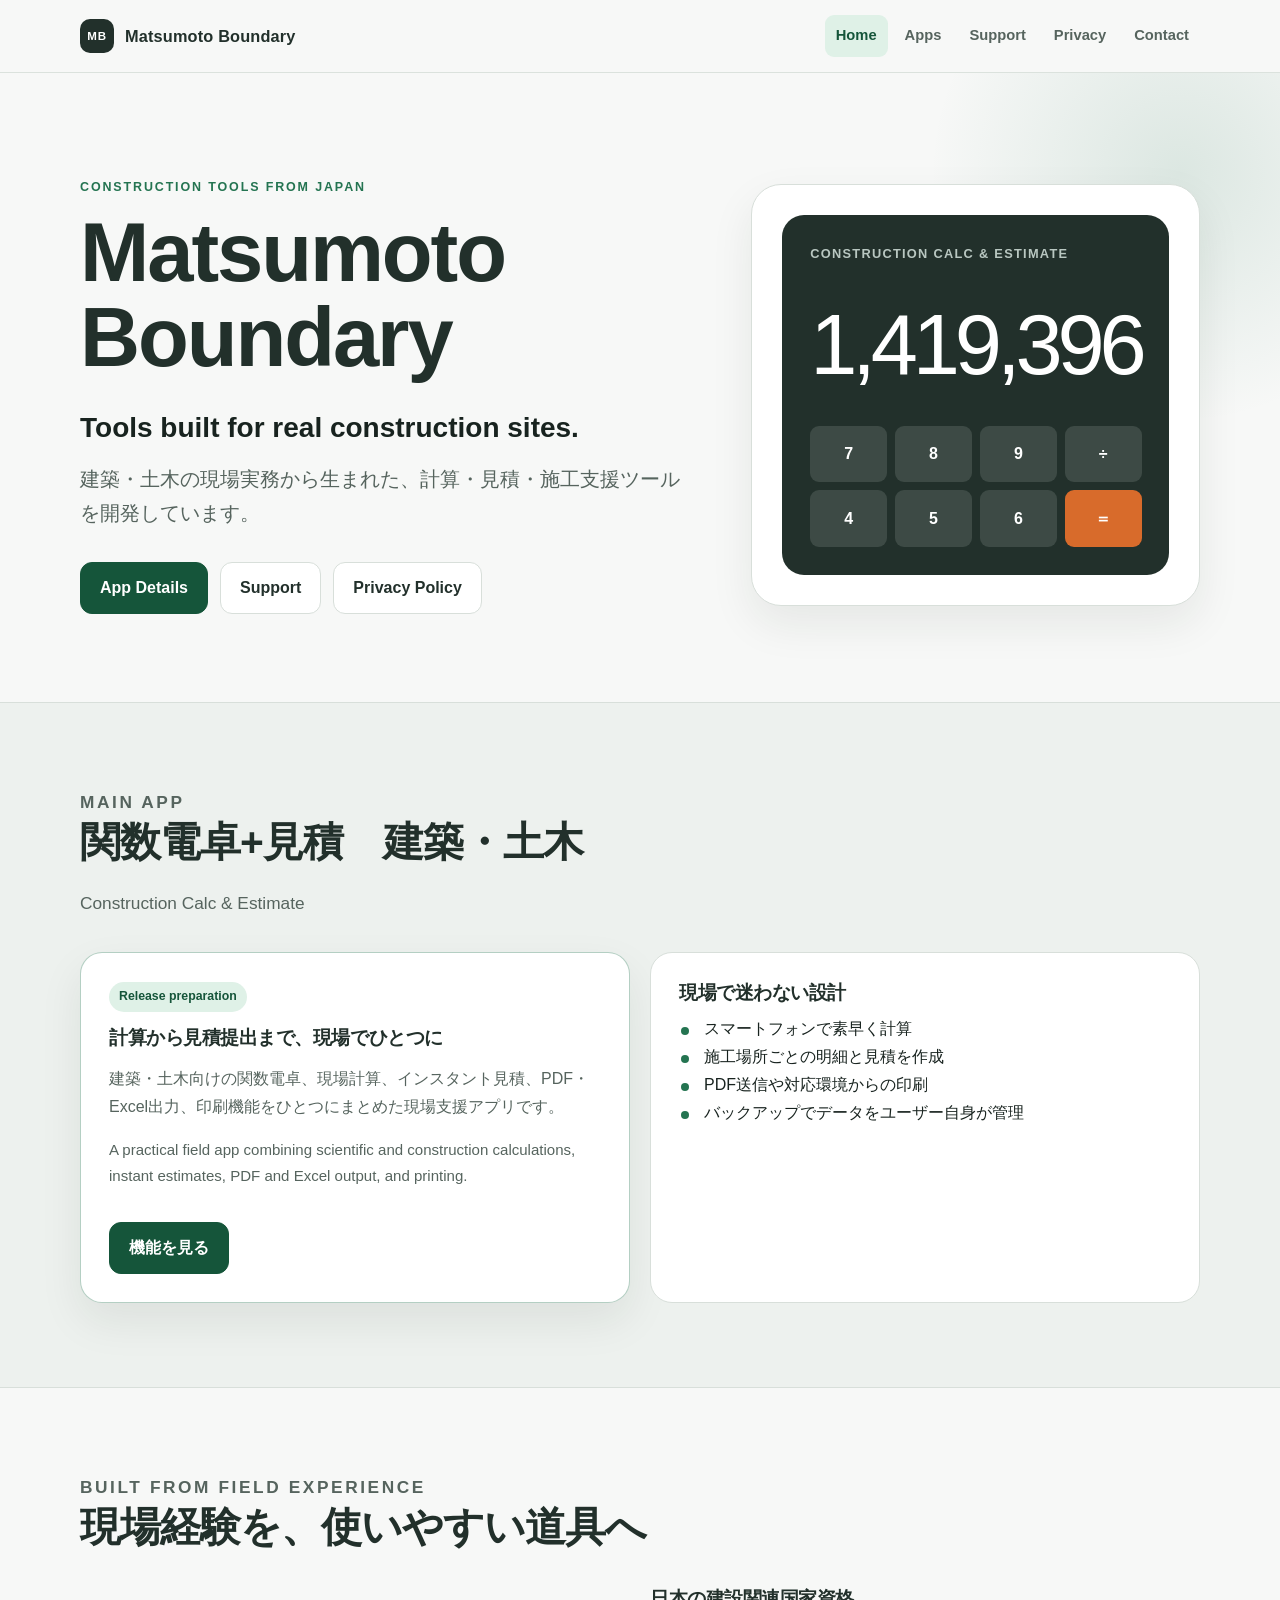
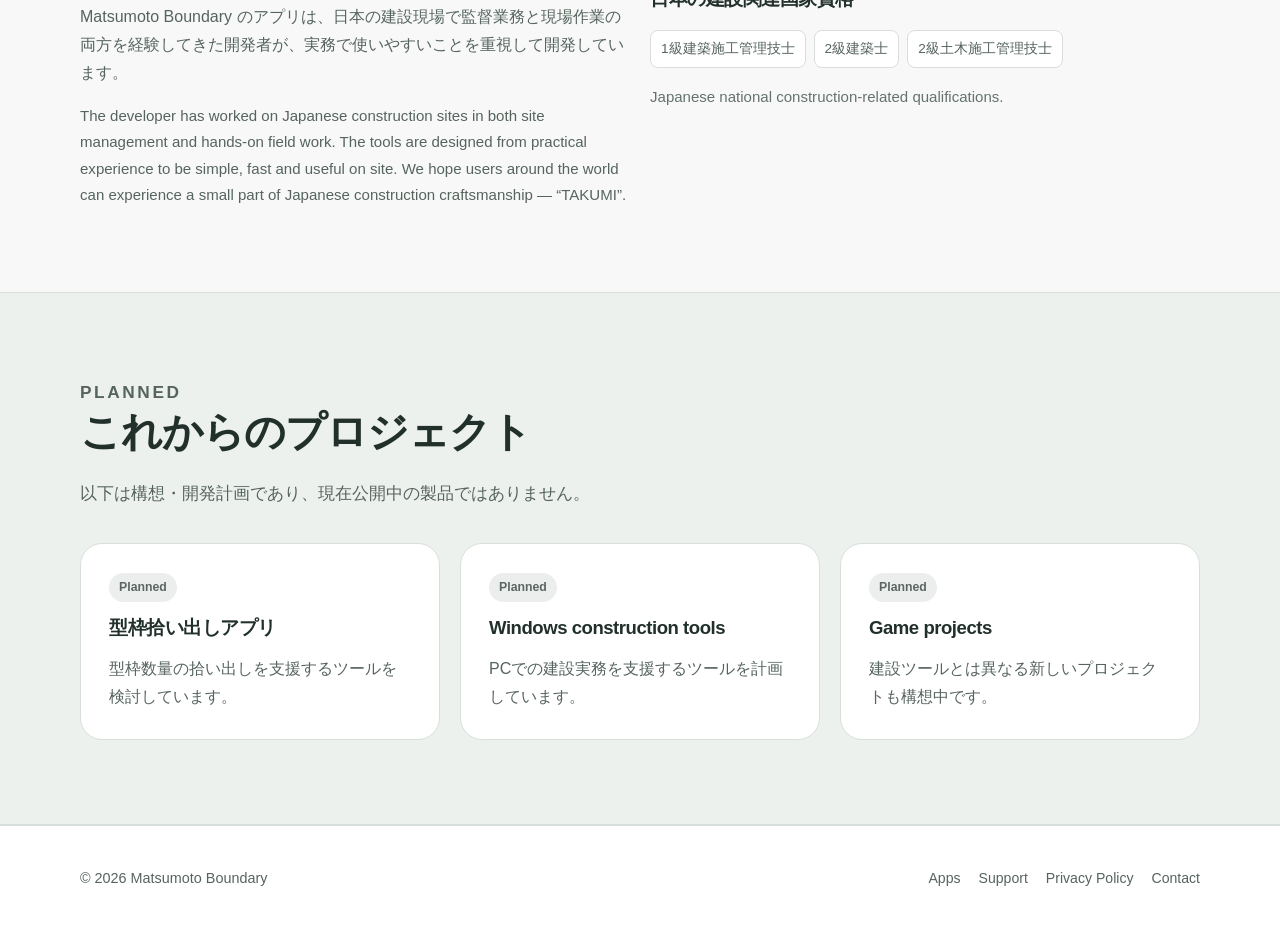
<file: index.html>
<!doctype html>
<html lang="ja">
  <head>
    <meta charset="UTF-8">
    <meta name="viewport" content="width=device-width, initial-scale=1">
    <meta name="description" content="Matsumoto Boundaryは、建築・土木の現場実務から生まれた計算・見積・施工支援ツールを開発しています。">
    <meta name="theme-color" content="#f7f8f7">
    <link rel="canonical" href="https://matsumotoboundary.com/">
    <link rel="stylesheet" href="/assets/css/site.css">
    <title>Matsumoto Boundary | Construction Tools &amp; Apps</title>
  </head>
  <body>
    <a class="skip-link" href="#main">本文へ移動</a>
    <header class="site-header">
      <div class="header-inner">
        <a class="brand" href="/" aria-label="Matsumoto Boundary Home"><span class="brand-mark" aria-hidden="true">MB</span><span>Matsumoto Boundary</span></a>
        <nav class="site-nav" aria-label="Primary navigation"><ul><li><a href="/" aria-current="page">Home</a></li><li><a href="/apps/">Apps</a></li><li><a href="/support/">Support</a></li><li><a href="/privacy/">Privacy</a></li><li><a href="/contact/">Contact</a></li></ul></nav>
      </div>
    </header>
    <main id="main">
      <section class="hero">
        <div class="container hero-grid">
          <div>
            <p class="eyebrow">Construction tools from Japan</p>
            <h1>Matsumoto<br>Boundary</h1>
            <p class="hero-copy"><span class="hero-tagline">Tools built for real construction sites.</span>建築・土木の現場実務から生まれた、計算・見積・施工支援ツールを開発しています。</p>
            <div class="button-row"><a class="button" href="/apps/">App Details</a><a class="button secondary" href="/support/">Support</a><a class="button secondary" href="/privacy/">Privacy Policy</a></div>
          </div>
          <div class="app-preview" aria-label="関数電卓をイメージしたグラフィック">
            <div class="preview-screen"><span class="preview-label">Construction Calc &amp; Estimate</span><div class="preview-expression">1,419,396</div><div class="preview-grid" aria-hidden="true"><span class="preview-key">7</span><span class="preview-key">8</span><span class="preview-key">9</span><span class="preview-key">÷</span><span class="preview-key">4</span><span class="preview-key">5</span><span class="preview-key">6</span><span class="preview-key accent">＝</span></div></div>
          </div>
        </div>
      </section>

      <section class="section muted">
        <div class="container">
          <div class="section-heading"><p class="eyebrow">Main app</p><h2>関数電卓+見積　建築・土木</h2><p>Construction Calc &amp; Estimate</p></div>
          <div class="grid-2">
            <article class="card featured"><span class="status">Release preparation</span><h3>計算から見積提出まで、現場でひとつに</h3><p>建築・土木向けの関数電卓、現場計算、インスタント見積、PDF・Excel出力、印刷機能をひとつにまとめた現場支援アプリです。</p><p class="lang-en">A practical field app combining scientific and construction calculations, instant estimates, PDF and Excel output, and printing.</p><div class="button-row"><a class="button" href="/apps/">機能を見る</a></div></article>
            <div class="card"><h3>現場で迷わない設計</h3><ul class="check-list"><li>スマートフォンで素早く計算</li><li>施工場所ごとの明細と見積を作成</li><li>PDF送信や対応環境からの印刷</li><li>バックアップでデータをユーザー自身が管理</li></ul></div>
          </div>
        </div>
      </section>

      <section class="section">
        <div class="container">
          <div class="section-heading"><p class="eyebrow">Built from field experience</p><h2>現場経験を、使いやすい道具へ</h2></div>
          <div class="grid-2">
            <div class="prose"><p>Matsumoto Boundary のアプリは、日本の建設現場で監督業務と現場作業の両方を経験してきた開発者が、実務で使いやすいことを重視して開発しています。</p><p class="lang-en">The developer has worked on Japanese construction sites in both site management and hands-on field work. The tools are designed from practical experience to be simple, fast and useful on site. We hope users around the world can experience a small part of Japanese construction craftsmanship — “TAKUMI”.</p></div>
            <div><h3>日本の建設関連国家資格</h3><ul class="credentials"><li>1級建築施工管理技士</li><li>2級建築士</li><li>2級土木施工管理技士</li></ul><p class="lang-en">Japanese national construction-related qualifications.</p></div>
          </div>
        </div>
      </section>

      <section class="section muted">
        <div class="container"><div class="section-heading"><p class="eyebrow">Planned</p><h2>これからのプロジェクト</h2><p>以下は構想・開発計画であり、現在公開中の製品ではありません。</p></div><div class="grid-3"><article class="card"><span class="status planned">Planned</span><h3>型枠拾い出しアプリ</h3><p>型枠数量の拾い出しを支援するツールを検討しています。</p></article><article class="card"><span class="status planned">Planned</span><h3>Windows construction tools</h3><p>PCでの建設実務を支援するツールを計画しています。</p></article><article class="card"><span class="status planned">Planned</span><h3>Game projects</h3><p>建設ツールとは異なる新しいプロジェクトも構想中です。</p></article></div></div>
      </section>
    </main>
    <footer class="site-footer"><div class="footer-inner"><p class="copyright">© 2026 Matsumoto Boundary</p><ul class="footer-links"><li><a href="/apps/">Apps</a></li><li><a href="/support/">Support</a></li><li><a href="/privacy/">Privacy Policy</a></li><li><a href="/contact/">Contact</a></li></ul></div></footer>
  </body>
</html>
</file>
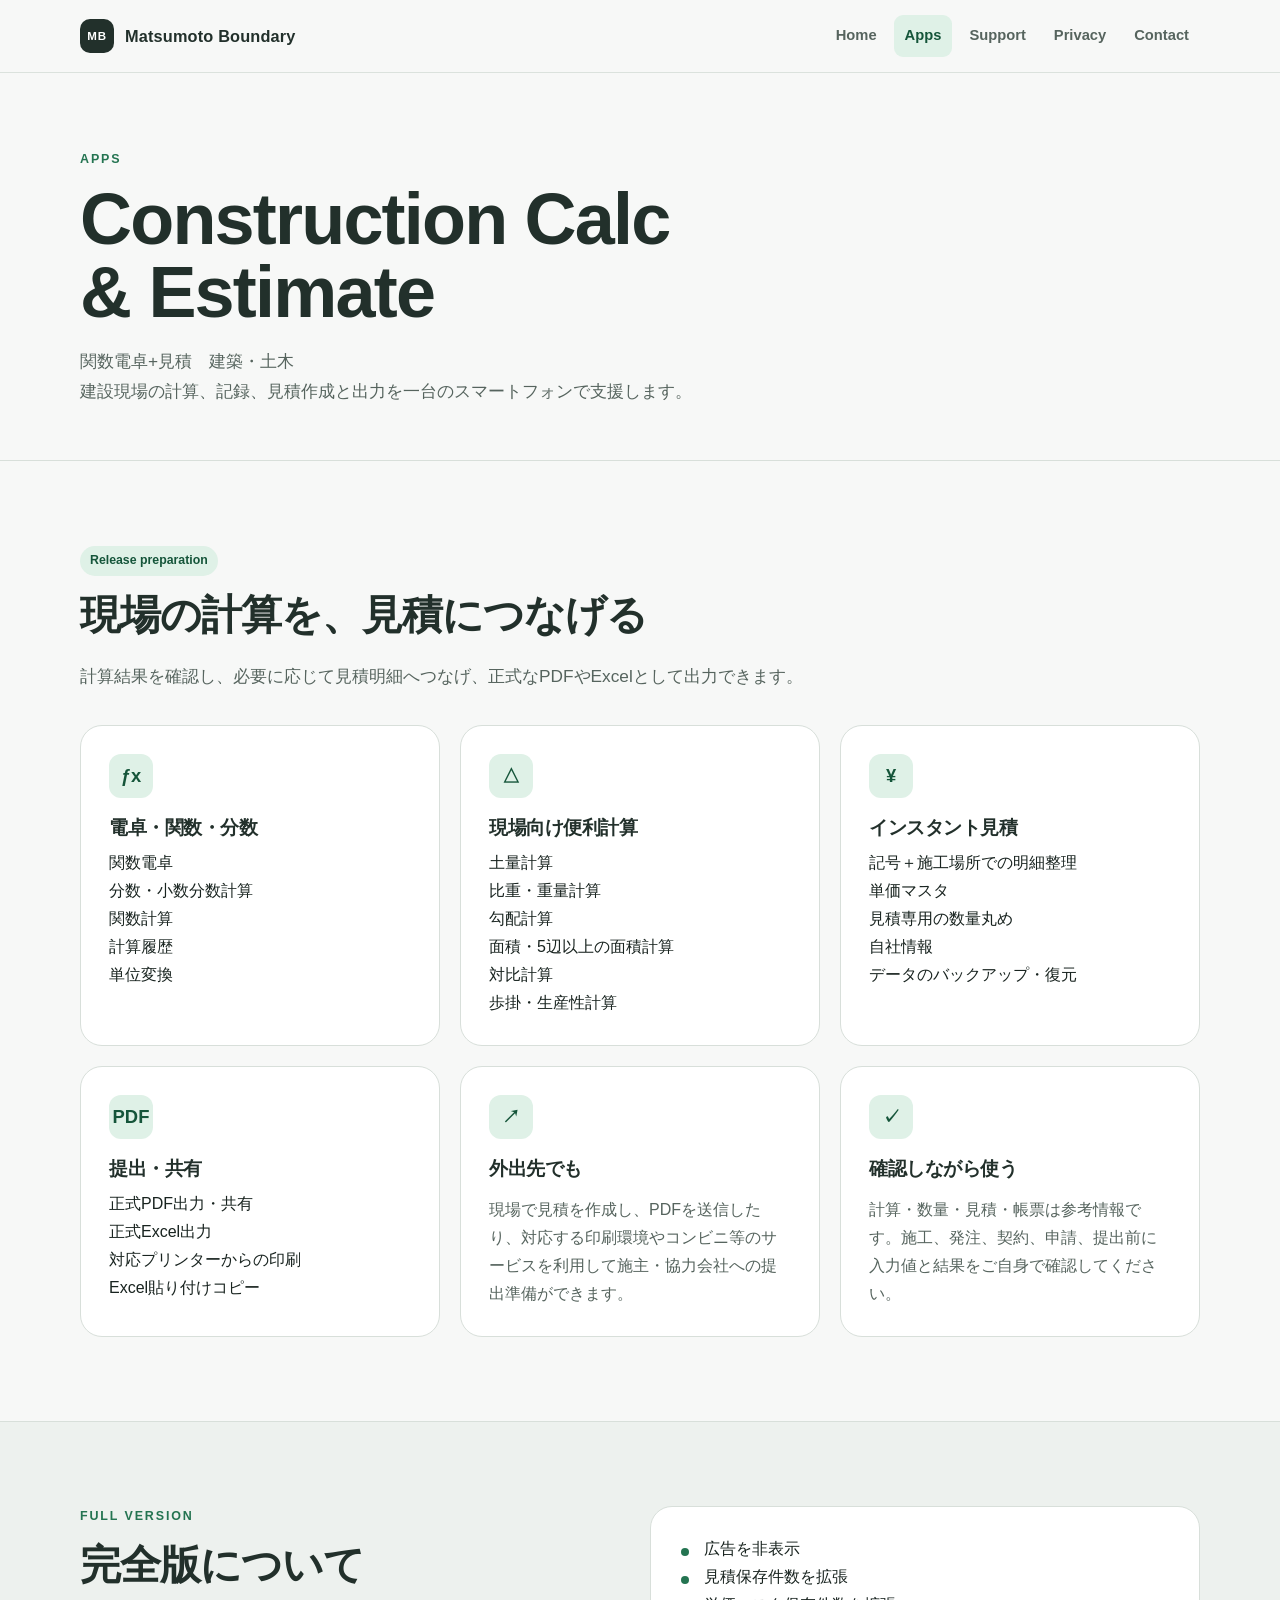
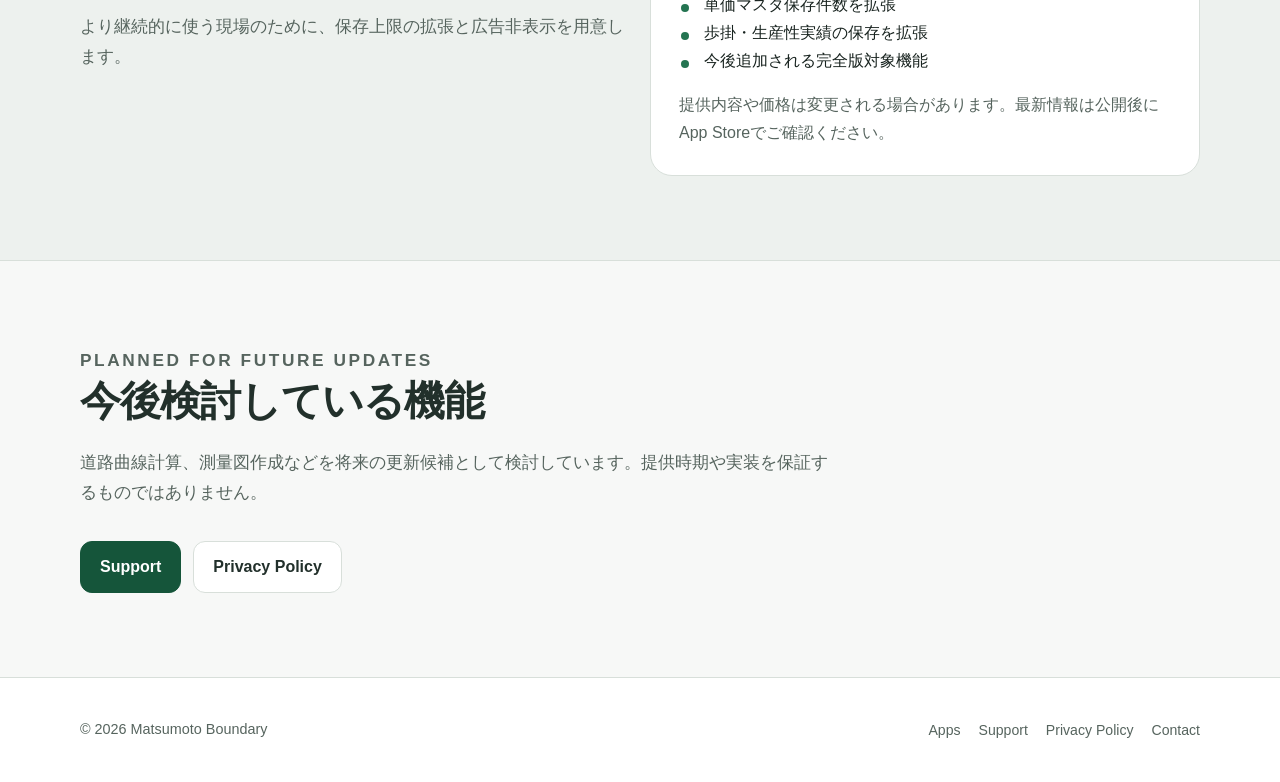
<file: apps/index.html>
<!doctype html>
<html lang="ja">
  <head>
    <meta charset="UTF-8">
    <meta name="viewport" content="width=device-width, initial-scale=1">
    <meta name="description" content="Matsumoto Boundaryが開発する建築・土木向けアプリ、関数電卓+見積の機能をご紹介します。">
    <meta name="theme-color" content="#f7f8f7">
    <link rel="canonical" href="https://matsumotoboundary.com/apps/">
    <link rel="stylesheet" href="/assets/css/site.css">
    <title>Apps | Matsumoto Boundary</title>
  </head>
  <body>
    <a class="skip-link" href="#main">本文へ移動</a>
    <header class="site-header"><div class="header-inner"><a class="brand" href="/" aria-label="Matsumoto Boundary Home"><span class="brand-mark" aria-hidden="true">MB</span><span>Matsumoto Boundary</span></a><nav class="site-nav" aria-label="Primary navigation"><ul><li><a href="/">Home</a></li><li><a href="/apps/" aria-current="page">Apps</a></li><li><a href="/support/">Support</a></li><li><a href="/privacy/">Privacy</a></li><li><a href="/contact/">Contact</a></li></ul></nav></div></header>
    <main id="main">
      <section class="page-hero"><div class="container"><p class="eyebrow">Apps</p><h1>Construction Calc<br>&amp; Estimate</h1><p class="lead">関数電卓+見積　建築・土木<br>建設現場の計算、記録、見積作成と出力を一台のスマートフォンで支援します。</p></div></section>
      <section class="section"><div class="container"><div class="section-heading"><span class="status">Release preparation</span><h2>現場の計算を、見積につなげる</h2><p>計算結果を確認し、必要に応じて見積明細へつなげ、正式なPDFやExcelとして出力できます。</p></div><div class="feature-grid"><article class="card"><span class="icon-tile" aria-hidden="true">ƒx</span><h3>電卓・関数・分数</h3><ul class="plain-list"><li>関数電卓</li><li>分数・小数分数計算</li><li>関数計算</li><li>計算履歴</li><li>単位変換</li></ul></article><article class="card"><span class="icon-tile" aria-hidden="true">△</span><h3>現場向け便利計算</h3><ul class="plain-list"><li>土量計算</li><li>比重・重量計算</li><li>勾配計算</li><li>面積・5辺以上の面積計算</li><li>対比計算</li><li>歩掛・生産性計算</li></ul></article><article class="card"><span class="icon-tile" aria-hidden="true">¥</span><h3>インスタント見積</h3><ul class="plain-list"><li>記号＋施工場所での明細整理</li><li>単価マスタ</li><li>見積専用の数量丸め</li><li>自社情報</li><li>データのバックアップ・復元</li></ul></article><article class="card"><span class="icon-tile" aria-hidden="true">PDF</span><h3>提出・共有</h3><ul class="plain-list"><li>正式PDF出力・共有</li><li>正式Excel出力</li><li>対応プリンターからの印刷</li><li>Excel貼り付けコピー</li></ul></article><article class="card"><span class="icon-tile" aria-hidden="true">↗</span><h3>外出先でも</h3><p>現場で見積を作成し、PDFを送信したり、対応する印刷環境やコンビニ等のサービスを利用して施主・協力会社への提出準備ができます。</p></article><article class="card"><span class="icon-tile" aria-hidden="true">✓</span><h3>確認しながら使う</h3><p>計算・数量・見積・帳票は参考情報です。施工、発注、契約、申請、提出前に入力値と結果をご自身で確認してください。</p></article></div></div></section>
      <section class="section muted"><div class="container"><div class="grid-2"><div><p class="eyebrow">Full version</p><h2>完全版について</h2><p class="lead">より継続的に使う現場のために、保存上限の拡張と広告非表示を用意します。</p></div><div class="card"><ul class="check-list"><li>広告を非表示</li><li>見積保存件数を拡張</li><li>単価マスタ保存件数を拡張</li><li>歩掛・生産性実績の保存を拡張</li><li>今後追加される完全版対象機能</li></ul><p>提供内容や価格は変更される場合があります。最新情報は公開後にApp Storeでご確認ください。</p></div></div></div></section>
      <section class="section"><div class="container"><div class="section-heading"><p class="eyebrow">Planned for future updates</p><h2>今後検討している機能</h2><p>道路曲線計算、測量図作成などを将来の更新候補として検討しています。提供時期や実装を保証するものではありません。</p></div><div class="button-row"><a class="button" href="/support/">Support</a><a class="button secondary" href="/privacy/">Privacy Policy</a></div></div></section>
    </main>
    <footer class="site-footer"><div class="footer-inner"><p class="copyright">© 2026 Matsumoto Boundary</p><ul class="footer-links"><li><a href="/apps/">Apps</a></li><li><a href="/support/">Support</a></li><li><a href="/privacy/">Privacy Policy</a></li><li><a href="/contact/">Contact</a></li></ul></div></footer>
  </body>
</html>
</file>
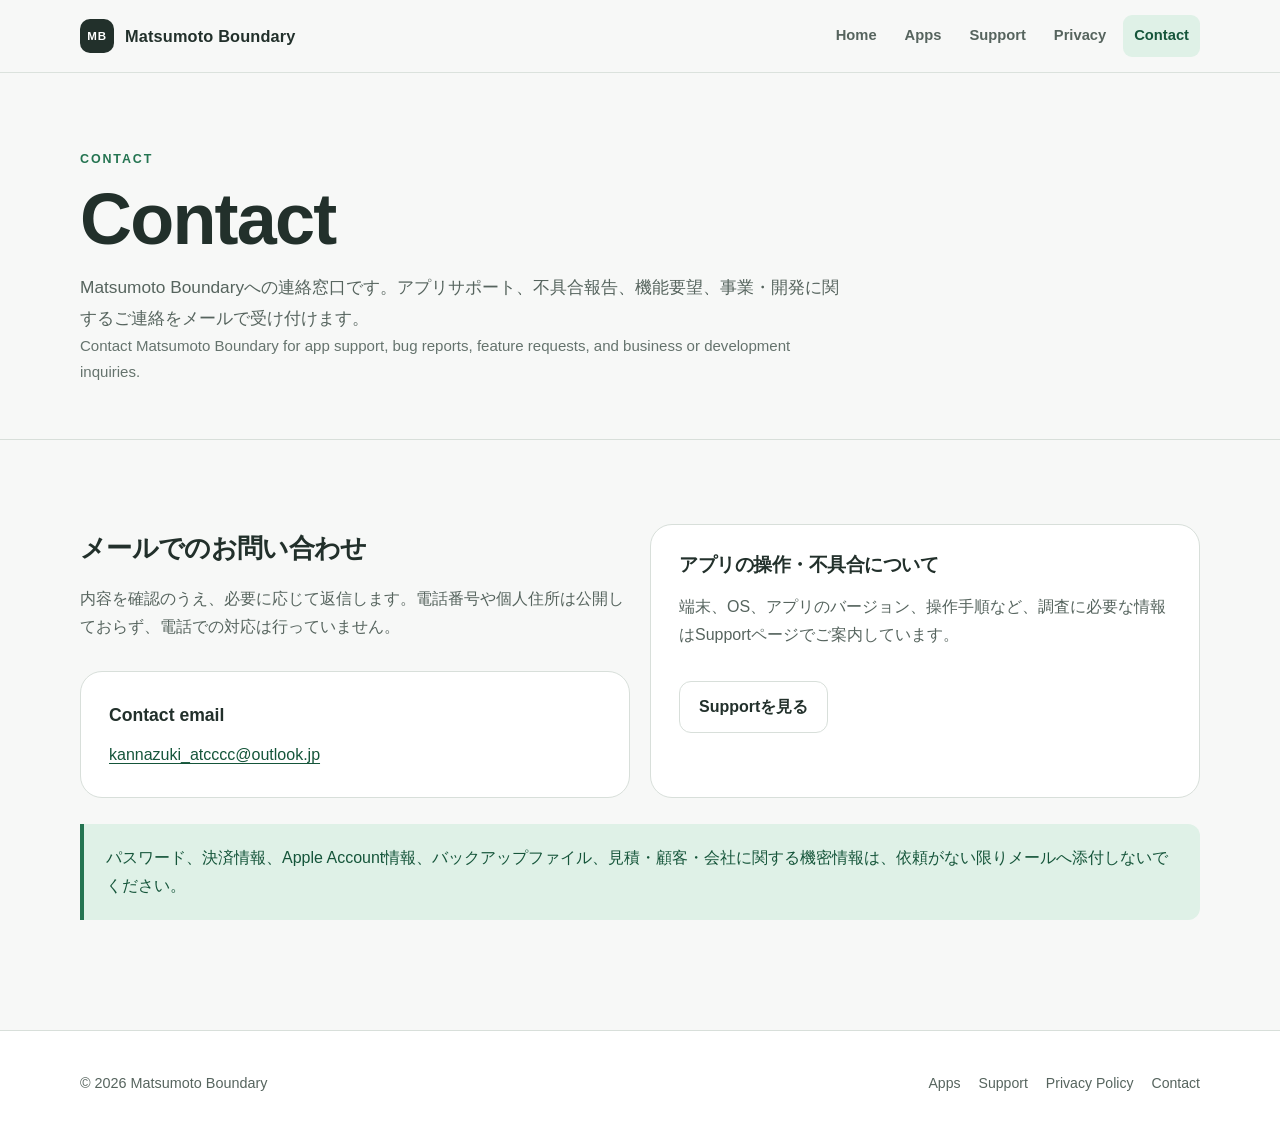
<file: contact/index.html>
<!doctype html>
<html lang="ja">
  <head>
    <meta charset="UTF-8">
    <meta name="viewport" content="width=device-width, initial-scale=1">
    <meta name="description" content="Matsumoto Boundaryへのアプリサポート、機能要望、事業・開発に関するお問い合わせ窓口です。">
    <meta name="theme-color" content="#f7f8f7">
    <link rel="canonical" href="https://matsumotoboundary.com/contact/">
    <link rel="stylesheet" href="/assets/css/site.css">
    <title>Contact | Matsumoto Boundary</title>
  </head>
  <body>
    <a class="skip-link" href="#main">本文へ移動</a>
    <header class="site-header"><div class="header-inner"><a class="brand" href="/" aria-label="Matsumoto Boundary Home"><span class="brand-mark" aria-hidden="true">MB</span><span>Matsumoto Boundary</span></a><nav class="site-nav" aria-label="Primary navigation"><ul><li><a href="/">Home</a></li><li><a href="/apps/">Apps</a></li><li><a href="/support/">Support</a></li><li><a href="/privacy/">Privacy</a></li><li><a href="/contact/" aria-current="page">Contact</a></li></ul></nav></div></header>
    <main id="main">
      <section class="page-hero"><div class="container"><p class="eyebrow">Contact</p><h1>Contact</h1><p class="lead">Matsumoto Boundaryへの連絡窓口です。アプリサポート、不具合報告、機能要望、事業・開発に関するご連絡をメールで受け付けます。</p><p class="lead lang-en">Contact Matsumoto Boundary for app support, bug reports, feature requests, and business or development inquiries.</p></div></section>
      <section class="section"><div class="container"><div class="grid-2"><div class="prose"><h2>メールでのお問い合わせ</h2><p>内容を確認のうえ、必要に応じて返信します。電話番号や個人住所は公開しておらず、電話での対応は行っていません。</p><div class="contact-panel"><strong>Contact email</strong><a href="mailto:kannazuki_atcccc@outlook.jp">kannazuki_atcccc@outlook.jp</a></div></div><aside class="card"><h3>アプリの操作・不具合について</h3><p>端末、OS、アプリのバージョン、操作手順など、調査に必要な情報はSupportページでご案内しています。</p><div class="button-row"><a class="button secondary" href="/support/">Supportを見る</a></div></aside></div><div class="note"><p>パスワード、決済情報、Apple Account情報、バックアップファイル、見積・顧客・会社に関する機密情報は、依頼がない限りメールへ添付しないでください。</p></div></div></section>
    </main>
    <footer class="site-footer"><div class="footer-inner"><p class="copyright">© 2026 Matsumoto Boundary</p><ul class="footer-links"><li><a href="/apps/">Apps</a></li><li><a href="/support/">Support</a></li><li><a href="/privacy/">Privacy Policy</a></li><li><a href="/contact/">Contact</a></li></ul></div></footer>
  </body>
</html>
</file>
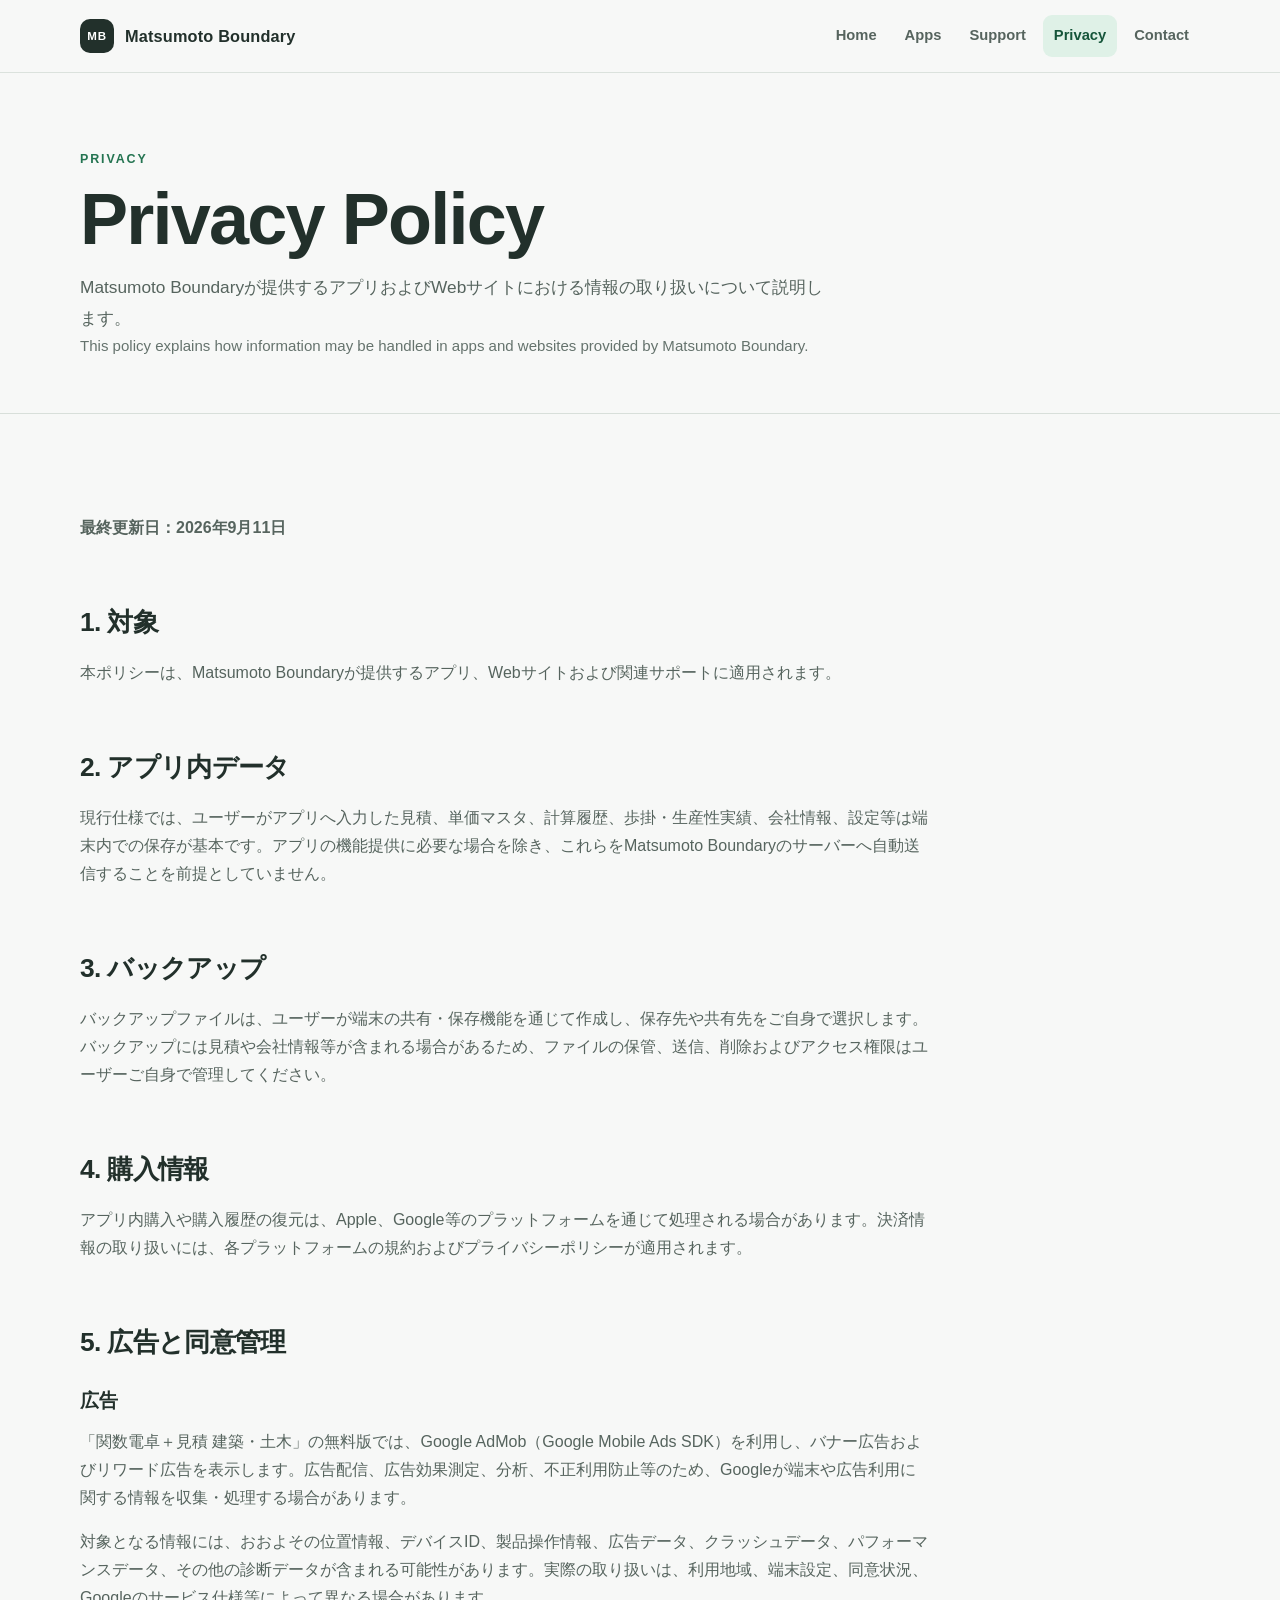
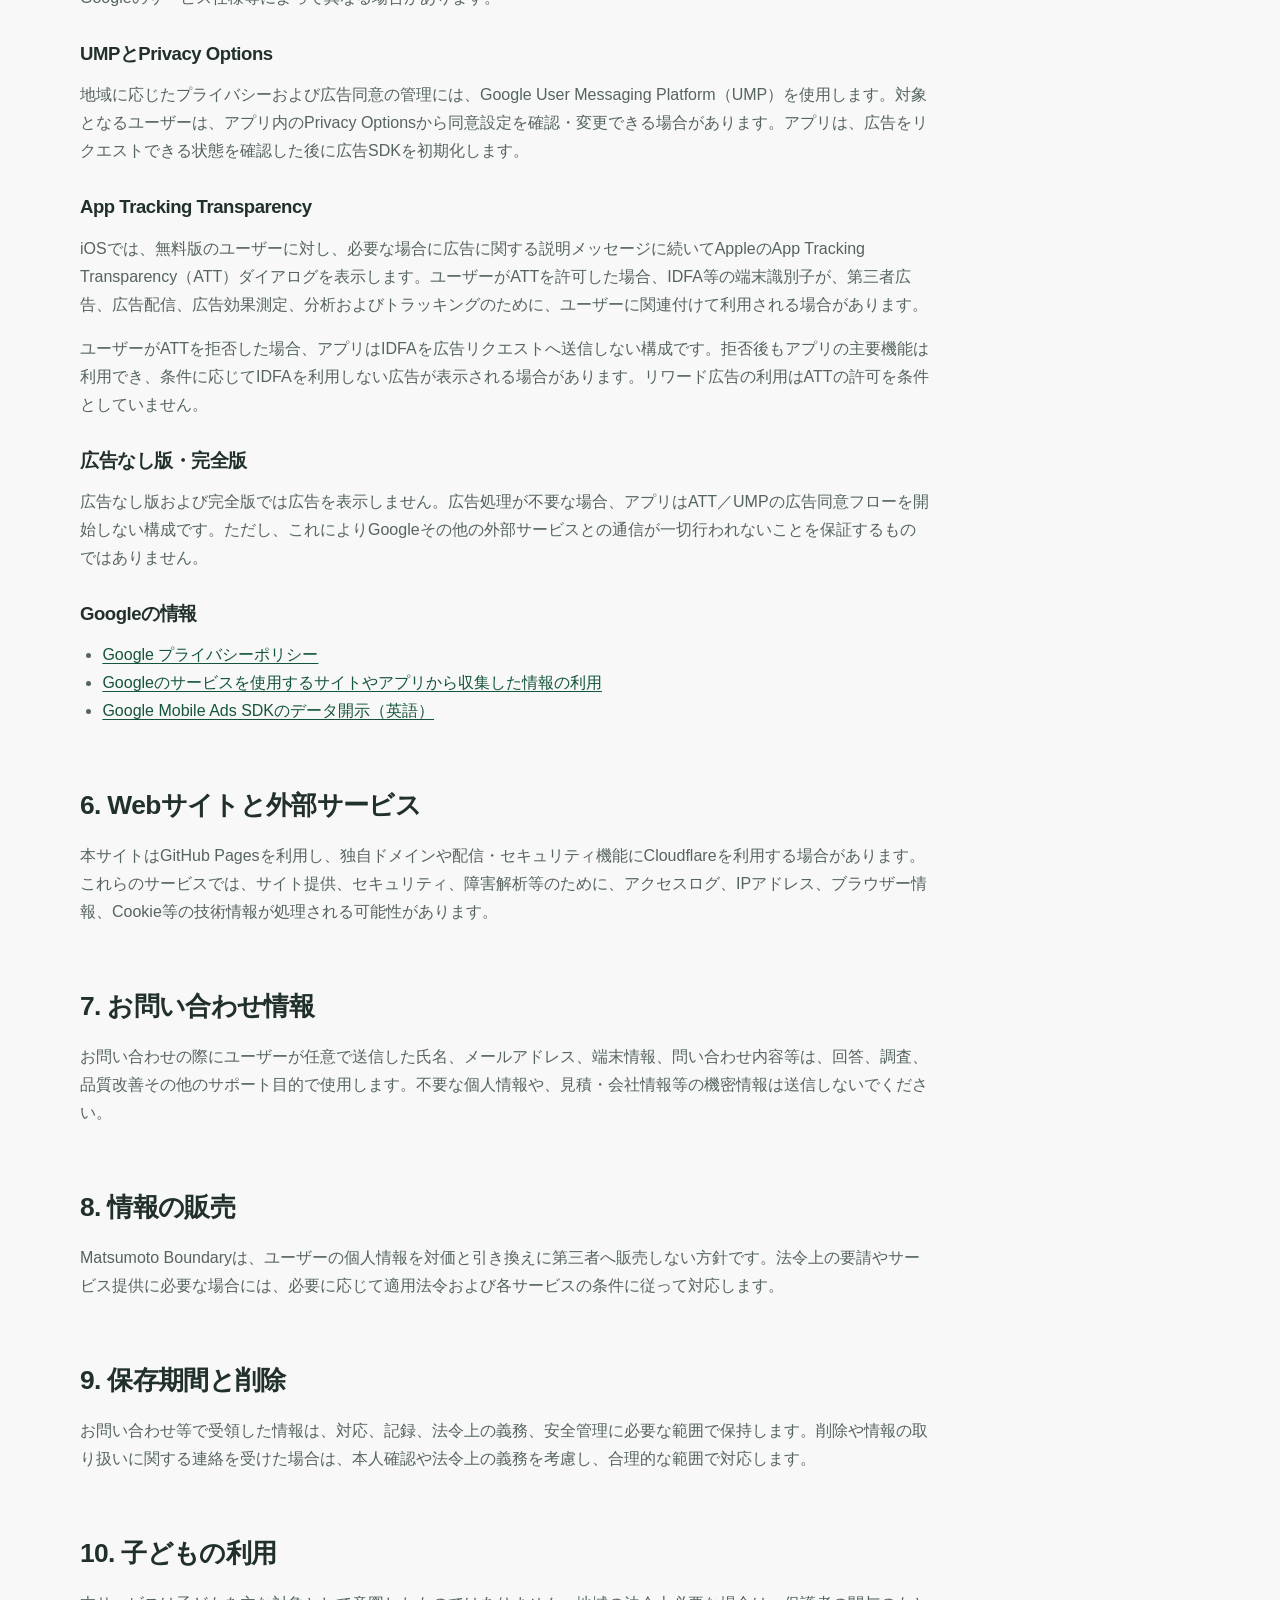
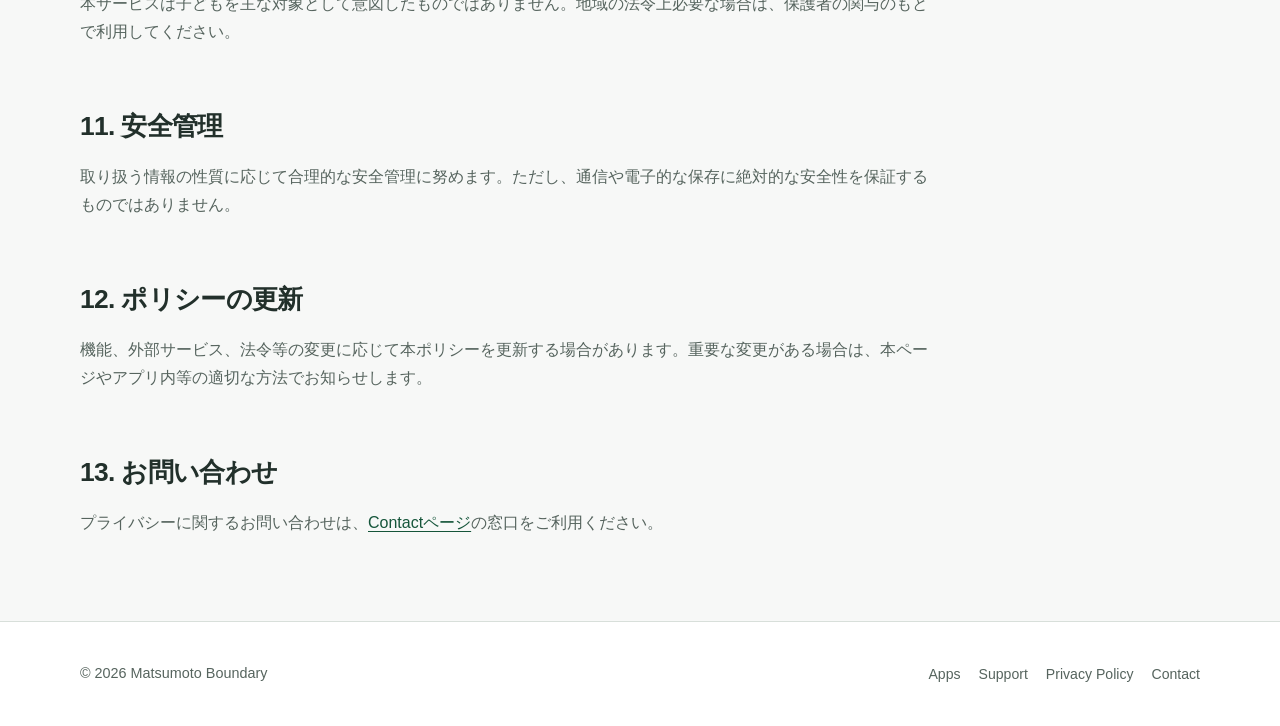
<file: privacy/index.html>
<!doctype html>
<html lang="ja">
  <head>
    <meta charset="UTF-8">
    <meta name="viewport" content="width=device-width, initial-scale=1">
    <meta name="description" content="Matsumoto Boundaryが提供するアプリおよびWebサイトのプライバシーポリシーです。">
    <meta name="theme-color" content="#f7f8f7">
    <link rel="canonical" href="https://matsumotoboundary.com/privacy/">
    <link rel="stylesheet" href="/assets/css/site.css">
    <title>Privacy Policy | Matsumoto Boundary</title>
  </head>
  <body>
    <a class="skip-link" href="#main">本文へ移動</a>
    <header class="site-header"><div class="header-inner"><a class="brand" href="/" aria-label="Matsumoto Boundary Home"><span class="brand-mark" aria-hidden="true">MB</span><span>Matsumoto Boundary</span></a><nav class="site-nav" aria-label="Primary navigation"><ul><li><a href="/">Home</a></li><li><a href="/apps/">Apps</a></li><li><a href="/support/">Support</a></li><li><a href="/privacy/" aria-current="page">Privacy</a></li><li><a href="/contact/">Contact</a></li></ul></nav></div></header>
    <main id="main">
      <section class="page-hero"><div class="container"><p class="eyebrow">Privacy</p><h1>Privacy Policy</h1><p class="lead">Matsumoto Boundaryが提供するアプリおよびWebサイトにおける情報の取り扱いについて説明します。</p><p class="lead lang-en">This policy explains how information may be handled in apps and websites provided by Matsumoto Boundary.</p></div></section>
      <section class="section"><div class="container"><article class="prose"><p><strong>最終更新日：2026年9月11日</strong></p><h2>1. 対象</h2><p>本ポリシーは、Matsumoto Boundaryが提供するアプリ、Webサイトおよび関連サポートに適用されます。</p><h2>2. アプリ内データ</h2><p>現行仕様では、ユーザーがアプリへ入力した見積、単価マスタ、計算履歴、歩掛・生産性実績、会社情報、設定等は端末内での保存が基本です。アプリの機能提供に必要な場合を除き、これらをMatsumoto Boundaryのサーバーへ自動送信することを前提としていません。</p><h2>3. バックアップ</h2><p>バックアップファイルは、ユーザーが端末の共有・保存機能を通じて作成し、保存先や共有先をご自身で選択します。バックアップには見積や会社情報等が含まれる場合があるため、ファイルの保管、送信、削除およびアクセス権限はユーザーご自身で管理してください。</p><h2>4. 購入情報</h2><p>アプリ内購入や購入履歴の復元は、Apple、Google等のプラットフォームを通じて処理される場合があります。決済情報の取り扱いには、各プラットフォームの規約およびプライバシーポリシーが適用されます。</p><h2>5. 広告と同意管理</h2><h3>広告</h3><p>「関数電卓＋見積 建築・土木」の無料版では、Google AdMob（Google Mobile Ads SDK）を利用し、バナー広告およびリワード広告を表示します。広告配信、広告効果測定、分析、不正利用防止等のため、Googleが端末や広告利用に関する情報を収集・処理する場合があります。</p><p>対象となる情報には、おおよその位置情報、デバイスID、製品操作情報、広告データ、クラッシュデータ、パフォーマンスデータ、その他の診断データが含まれる可能性があります。実際の取り扱いは、利用地域、端末設定、同意状況、Googleのサービス仕様等によって異なる場合があります。</p><h3>UMPとPrivacy Options</h3><p>地域に応じたプライバシーおよび広告同意の管理には、Google User Messaging Platform（UMP）を使用します。対象となるユーザーは、アプリ内のPrivacy Optionsから同意設定を確認・変更できる場合があります。アプリは、広告をリクエストできる状態を確認した後に広告SDKを初期化します。</p><h3>App Tracking Transparency</h3><p>iOSでは、無料版のユーザーに対し、必要な場合に広告に関する説明メッセージに続いてAppleのApp Tracking Transparency（ATT）ダイアログを表示します。ユーザーがATTを許可した場合、IDFA等の端末識別子が、第三者広告、広告配信、広告効果測定、分析およびトラッキングのために、ユーザーに関連付けて利用される場合があります。</p><p>ユーザーがATTを拒否した場合、アプリはIDFAを広告リクエストへ送信しない構成です。拒否後もアプリの主要機能は利用でき、条件に応じてIDFAを利用しない広告が表示される場合があります。リワード広告の利用はATTの許可を条件としていません。</p><h3>広告なし版・完全版</h3><p>広告なし版および完全版では広告を表示しません。広告処理が不要な場合、アプリはATT／UMPの広告同意フローを開始しない構成です。ただし、これによりGoogleその他の外部サービスとの通信が一切行われないことを保証するものではありません。</p><h3>Googleの情報</h3><ul><li><a href="https://policies.google.com/privacy">Google プライバシーポリシー</a></li><li><a href="https://policies.google.com/technologies/partner-sites">Googleのサービスを使用するサイトやアプリから収集した情報の利用</a></li><li><a href="https://developers.google.com/admob/ios/privacy/data-disclosure">Google Mobile Ads SDKのデータ開示（英語）</a></li></ul><h2>6. Webサイトと外部サービス</h2><p>本サイトはGitHub Pagesを利用し、独自ドメインや配信・セキュリティ機能にCloudflareを利用する場合があります。これらのサービスでは、サイト提供、セキュリティ、障害解析等のために、アクセスログ、IPアドレス、ブラウザー情報、Cookie等の技術情報が処理される可能性があります。</p><h2>7. お問い合わせ情報</h2><p>お問い合わせの際にユーザーが任意で送信した氏名、メールアドレス、端末情報、問い合わせ内容等は、回答、調査、品質改善その他のサポート目的で使用します。不要な個人情報や、見積・会社情報等の機密情報は送信しないでください。</p><h2>8. 情報の販売</h2><p>Matsumoto Boundaryは、ユーザーの個人情報を対価と引き換えに第三者へ販売しない方針です。法令上の要請やサービス提供に必要な場合には、必要に応じて適用法令および各サービスの条件に従って対応します。</p><h2>9. 保存期間と削除</h2><p>お問い合わせ等で受領した情報は、対応、記録、法令上の義務、安全管理に必要な範囲で保持します。削除や情報の取り扱いに関する連絡を受けた場合は、本人確認や法令上の義務を考慮し、合理的な範囲で対応します。</p><h2>10. 子どもの利用</h2><p>本サービスは子どもを主な対象として意図したものではありません。地域の法令上必要な場合は、保護者の関与のもとで利用してください。</p><h2>11. 安全管理</h2><p>取り扱う情報の性質に応じて合理的な安全管理に努めます。ただし、通信や電子的な保存に絶対的な安全性を保証するものではありません。</p><h2>12. ポリシーの更新</h2><p>機能、外部サービス、法令等の変更に応じて本ポリシーを更新する場合があります。重要な変更がある場合は、本ページやアプリ内等の適切な方法でお知らせします。</p><h2>13. お問い合わせ</h2><p>プライバシーに関するお問い合わせは、<a href="/contact/">Contactページ</a>の窓口をご利用ください。</p></article></div></section>
    </main>
    <footer class="site-footer"><div class="footer-inner"><p class="copyright">© 2026 Matsumoto Boundary</p><ul class="footer-links"><li><a href="/apps/">Apps</a></li><li><a href="/support/">Support</a></li><li><a href="/privacy/">Privacy Policy</a></li><li><a href="/contact/">Contact</a></li></ul></div></footer>
  </body>
</html>
</file>
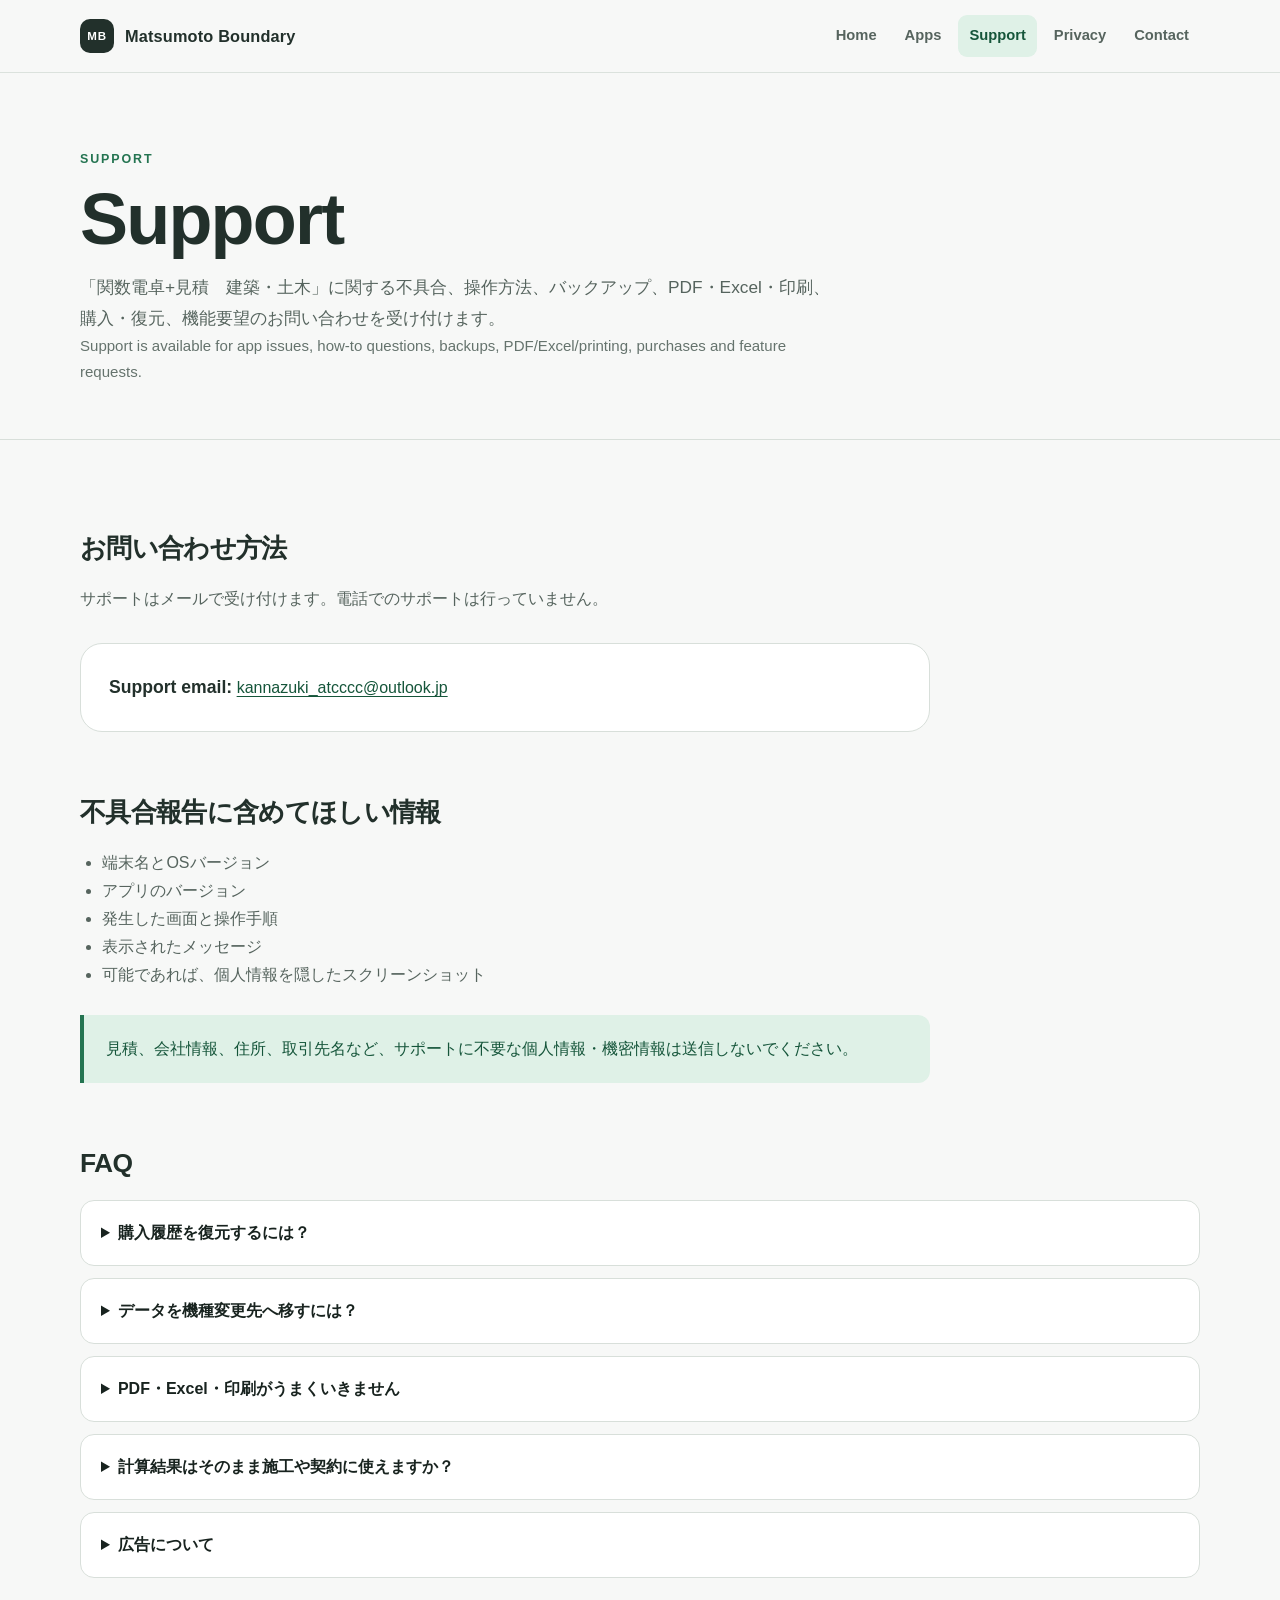
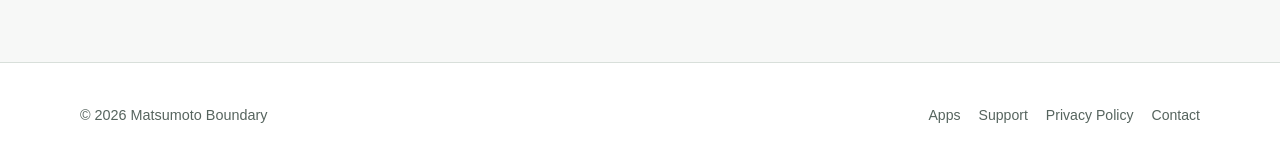
<file: support/index.html>
<!doctype html>
<html lang="ja">
  <head>
    <meta charset="UTF-8">
    <meta name="viewport" content="width=device-width, initial-scale=1">
    <meta name="description" content="関数電卓+見積 建築・土木の操作、バックアップ、PDF・Excel・印刷、購入復元に関するサポート情報です。">
    <meta name="theme-color" content="#f7f8f7">
    <link rel="canonical" href="https://matsumotoboundary.com/support/">
    <link rel="stylesheet" href="/assets/css/site.css">
    <title>Support | Matsumoto Boundary</title>
  </head>
  <body>
    <a class="skip-link" href="#main">本文へ移動</a>
    <header class="site-header"><div class="header-inner"><a class="brand" href="/" aria-label="Matsumoto Boundary Home"><span class="brand-mark" aria-hidden="true">MB</span><span>Matsumoto Boundary</span></a><nav class="site-nav" aria-label="Primary navigation"><ul><li><a href="/">Home</a></li><li><a href="/apps/">Apps</a></li><li><a href="/support/" aria-current="page">Support</a></li><li><a href="/privacy/">Privacy</a></li><li><a href="/contact/">Contact</a></li></ul></nav></div></header>
    <main id="main">
      <section class="page-hero"><div class="container"><p class="eyebrow">Support</p><h1>Support</h1><p class="lead">「関数電卓+見積　建築・土木」に関する不具合、操作方法、バックアップ、PDF・Excel・印刷、購入・復元、機能要望のお問い合わせを受け付けます。</p><p class="lead lang-en">Support is available for app issues, how-to questions, backups, PDF/Excel/printing, purchases and feature requests.</p></div></section>
      <section class="section"><div class="container"><div class="prose"><h2>お問い合わせ方法</h2><p>サポートはメールで受け付けます。電話でのサポートは行っていません。</p><div class="contact-panel"><span><strong>Support email:</strong> <a href="mailto:kannazuki_atcccc@outlook.jp">kannazuki_atcccc@outlook.jp</a></span></div><h2>不具合報告に含めてほしい情報</h2><ul><li>端末名とOSバージョン</li><li>アプリのバージョン</li><li>発生した画面と操作手順</li><li>表示されたメッセージ</li><li>可能であれば、個人情報を隠したスクリーンショット</li></ul><div class="note"><p>見積、会社情報、住所、取引先名など、サポートに不要な個人情報・機密情報は送信しないでください。</p></div><h2>FAQ</h2></div><div class="faq"><details><summary>購入履歴を復元するには？</summary><p>アプリ内の購入・復元画面から、購入時と同じApple Accountで復元操作を行ってください。購入処理はApple等のプラットフォームを通じて行われます。</p></details><details><summary>データを機種変更先へ移すには？</summary><p>設定の「データのバックアップ」から.genbacalcファイルを書き出し、新しい端末で「バックアップから復元」を選択してください。バックアップファイルの保管・共有はユーザーご自身で管理してください。</p></details><details><summary>PDF・Excel・印刷がうまくいきません</summary><p>対象の見積を開き、正式PDF、正式Excel、印刷の各操作をお試しください。印刷可否は端末、プリンター、共有先アプリ、ネットワーク環境にも依存します。</p></details><details><summary>計算結果はそのまま施工や契約に使えますか？</summary><p>計算結果、数量、換算、見積、帳票は参考情報です。施工、発注、契約、申請、提出前に入力値・設定・結果をご自身で確認し、法令、規格、設計図書、契約条件、メーカー仕様、現場条件を優先してください。</p></details><details><summary>広告について</summary><p>無料利用時には、バナー広告や対象機能を開く前の動画広告が表示される場合があります。広告なし・完全版の提供内容はアプリ内とApp Storeの最新表示をご確認ください。</p></details></div></div></section>
    </main>
    <footer class="site-footer"><div class="footer-inner"><p class="copyright">© 2026 Matsumoto Boundary</p><ul class="footer-links"><li><a href="/apps/">Apps</a></li><li><a href="/support/">Support</a></li><li><a href="/privacy/">Privacy Policy</a></li><li><a href="/contact/">Contact</a></li></ul></div></footer>
  </body>
</html>
</file>
<file: assets/css/site.css>
:root {
  color-scheme: light;
  --bg: #f7f8f7;
  --surface: #ffffff;
  --surface-muted: #edf1ee;
  --text: #18231f;
  --muted: #56645e;
  --line: #d8dfda;
  --green: #247451;
  --green-dark: #15553a;
  --green-soft: #dff1e7;
  --charcoal: #22302b;
  --orange: #d86b2b;
  --shadow: 0 18px 44px rgba(24, 35, 31, 0.08);
  --radius: 22px;
  --content: 1120px;
}

* {
  box-sizing: border-box;
}

html {
  scroll-behavior: smooth;
}

body {
  min-width: 280px;
  margin: 0;
  background: var(--bg);
  color: var(--text);
  font-family: -apple-system, BlinkMacSystemFont, "Segoe UI", "Noto Sans JP",
    "Hiragino Kaku Gothic ProN", Meiryo, sans-serif;
  font-size: 16px;
  line-height: 1.75;
  -webkit-font-smoothing: antialiased;
}

a {
  color: var(--green-dark);
  text-underline-offset: 0.2em;
}

a:hover {
  color: var(--green);
}

a:focus-visible,
button:focus-visible,
summary:focus-visible {
  outline: 3px solid rgba(36, 116, 81, 0.38);
  outline-offset: 4px;
  border-radius: 6px;
}

.skip-link {
  position: fixed;
  z-index: 100;
  top: 10px;
  left: 10px;
  padding: 10px 14px;
  transform: translateY(-160%);
  border-radius: 8px;
  background: var(--charcoal);
  color: #fff;
}

.skip-link:focus {
  transform: translateY(0);
}

.site-header {
  position: sticky;
  z-index: 20;
  top: 0;
  border-bottom: 1px solid rgba(216, 223, 218, 0.9);
  background: rgba(247, 248, 247, 0.94);
  backdrop-filter: blur(12px);
}

.header-inner,
.footer-inner,
.container {
  width: min(calc(100% - 40px), var(--content));
  margin-inline: auto;
}

.header-inner {
  display: flex;
  min-height: 72px;
  align-items: center;
  justify-content: space-between;
  gap: 24px;
}

.brand {
  display: inline-flex;
  flex: none;
  align-items: center;
  gap: 11px;
  color: var(--charcoal);
  font-size: 1.02rem;
  font-weight: 750;
  letter-spacing: 0.01em;
  text-decoration: none;
}

.brand-mark {
  display: grid;
  width: 34px;
  height: 34px;
  place-items: center;
  border-radius: 10px;
  background: var(--charcoal);
  color: #fff;
  font-size: 0.72rem;
  letter-spacing: 0.06em;
}

.site-nav ul,
.footer-links {
  display: flex;
  margin: 0;
  padding: 0;
  align-items: center;
  gap: 6px;
  list-style: none;
}

.site-nav a {
  display: block;
  padding: 8px 11px;
  border-radius: 9px;
  color: var(--muted);
  font-size: 0.92rem;
  font-weight: 650;
  text-decoration: none;
}

.site-nav a:hover,
.site-nav a[aria-current="page"] {
  background: var(--green-soft);
  color: var(--green-dark);
}

main {
  overflow: hidden;
}

.hero {
  position: relative;
  padding: 104px 0 88px;
}

.hero::after {
  position: absolute;
  z-index: -1;
  top: -160px;
  right: -160px;
  width: 520px;
  height: 520px;
  border-radius: 50%;
  background: radial-gradient(circle, rgba(36, 116, 81, 0.13), transparent 68%);
  content: "";
}

.hero-grid {
  display: grid;
  grid-template-columns: minmax(0, 1.15fr) minmax(320px, 0.85fr);
  align-items: center;
  gap: 64px;
}

.eyebrow {
  margin: 0 0 12px;
  color: var(--green);
  font-size: 0.78rem;
  font-weight: 800;
  letter-spacing: 0.15em;
  text-transform: uppercase;
}

h1,
h2,
h3 {
  margin-top: 0;
  color: var(--charcoal);
  line-height: 1.25;
  letter-spacing: -0.025em;
}

h1 {
  margin-bottom: 22px;
  font-size: clamp(2.5rem, 7vw, 5.2rem);
  line-height: 1.02;
}

h2 {
  margin-bottom: 20px;
  font-size: clamp(1.75rem, 4vw, 2.55rem);
}

h3 {
  margin-bottom: 10px;
  font-size: 1.16rem;
}

.hero-copy {
  max-width: 710px;
  margin: 0;
  color: var(--muted);
  font-size: clamp(1.05rem, 2vw, 1.22rem);
}

.hero-tagline {
  display: block;
  margin-bottom: 10px;
  color: var(--text);
  font-size: clamp(1.3rem, 3vw, 1.75rem);
  font-weight: 720;
}

.button-row {
  display: flex;
  margin-top: 32px;
  flex-wrap: wrap;
  gap: 12px;
}

.button {
  display: inline-flex;
  min-height: 48px;
  padding: 11px 19px;
  align-items: center;
  justify-content: center;
  border: 1px solid var(--green-dark);
  border-radius: 12px;
  background: var(--green-dark);
  color: #fff;
  font-weight: 750;
  text-decoration: none;
  transition: transform 150ms ease, background 150ms ease;
}

.button:hover {
  background: var(--green);
  color: #fff;
  transform: translateY(-1px);
}

.button.secondary {
  border-color: var(--line);
  background: var(--surface);
  color: var(--charcoal);
}

.button.secondary:hover {
  border-color: var(--green);
  background: var(--green-soft);
  color: var(--green-dark);
}

.app-preview {
  position: relative;
  padding: 30px;
  border: 1px solid var(--line);
  border-radius: 30px;
  background: var(--surface);
  box-shadow: var(--shadow);
}

.preview-screen {
  display: grid;
  min-height: 360px;
  padding: 28px;
  align-content: space-between;
  border-radius: 22px;
  background: var(--charcoal);
  color: #fff;
}

.preview-label {
  color: #b9c7c1;
  font-size: 0.8rem;
  font-weight: 700;
  letter-spacing: 0.1em;
  text-transform: uppercase;
}

.preview-expression {
  font-size: clamp(3.2rem, 9vw, 5.3rem);
  font-weight: 300;
  letter-spacing: -0.06em;
  line-height: 1;
  text-align: right;
}

.preview-grid {
  display: grid;
  grid-template-columns: repeat(4, 1fr);
  gap: 8px;
}

.preview-key {
  display: grid;
  aspect-ratio: 1.35;
  place-items: center;
  border-radius: 9px;
  background: #3d4a45;
  font-weight: 750;
}

.preview-key.accent {
  background: var(--orange);
}

.section {
  padding: 84px 0;
}

.section.compact {
  padding: 58px 0;
}

.section.muted {
  border-block: 1px solid var(--line);
  background: var(--surface-muted);
}

.section-heading {
  max-width: 760px;
  margin-bottom: 34px;
}

.section-heading p,
.lead,
.card p,
.prose p,
.prose li {
  color: var(--muted);
}

.section-heading p,
.lead {
  margin: 0;
  font-size: 1.08rem;
}

.grid-2,
.grid-3,
.feature-grid {
  display: grid;
  gap: 20px;
}

.grid-2 {
  grid-template-columns: repeat(2, minmax(0, 1fr));
}

.grid-3 {
  grid-template-columns: repeat(3, minmax(0, 1fr));
}

.feature-grid {
  grid-template-columns: repeat(3, minmax(0, 1fr));
}

.card {
  padding: 28px;
  border: 1px solid var(--line);
  border-radius: var(--radius);
  background: var(--surface);
}

.card p:last-child,
.prose p:last-child {
  margin-bottom: 0;
}

.card.featured {
  border-color: rgba(36, 116, 81, 0.34);
  box-shadow: var(--shadow);
}

.icon-tile {
  display: grid;
  width: 44px;
  height: 44px;
  margin-bottom: 18px;
  place-items: center;
  border-radius: 12px;
  background: var(--green-soft);
  color: var(--green-dark);
  font-size: 1.15rem;
  font-weight: 850;
}

.status {
  display: inline-flex;
  margin-bottom: 14px;
  padding: 4px 10px;
  border-radius: 999px;
  background: var(--green-soft);
  color: var(--green-dark);
  font-size: 0.77rem;
  font-weight: 800;
}

.status.planned {
  background: #eceeed;
  color: #5b6661;
}

.feature-list,
.check-list,
.plain-list {
  margin: 0;
  padding: 0;
  list-style: none;
}

.feature-list {
  display: grid;
  grid-template-columns: repeat(2, minmax(0, 1fr));
  gap: 10px 22px;
}

.feature-list li,
.check-list li {
  position: relative;
  padding-left: 25px;
}

.feature-list li::before,
.check-list li::before {
  position: absolute;
  top: 0.78em;
  left: 2px;
  width: 8px;
  height: 8px;
  border-radius: 50%;
  background: var(--green);
  content: "";
}

.credentials {
  display: flex;
  margin-top: 20px;
  padding: 0;
  flex-wrap: wrap;
  gap: 8px;
  list-style: none;
}

.credentials li {
  padding: 6px 10px;
  border: 1px solid var(--line);
  border-radius: 8px;
  background: var(--surface);
  color: var(--muted);
  font-size: 0.85rem;
}

.page-hero {
  padding: 76px 0 54px;
  border-bottom: 1px solid var(--line);
}

.page-hero h1 {
  margin-bottom: 16px;
  font-size: clamp(2.35rem, 7vw, 4.5rem);
}

.page-hero .lead {
  max-width: 760px;
}

.prose {
  max-width: 850px;
}

.prose h2 {
  margin-top: 56px;
  padding-top: 8px;
  font-size: 1.65rem;
}

.prose h2:first-child {
  margin-top: 0;
}

.prose h3 {
  margin-top: 30px;
}

.prose ul,
.prose ol {
  padding-left: 1.4em;
}

.note {
  margin: 26px 0;
  padding: 20px 22px;
  border-left: 4px solid var(--green);
  border-radius: 0 12px 12px 0;
  background: var(--green-soft);
}

.note p {
  margin: 0;
  color: var(--green-dark);
}

.contact-panel {
  display: grid;
  margin-top: 30px;
  padding: 28px;
  gap: 10px;
  border: 1px solid var(--line);
  border-radius: var(--radius);
  background: var(--surface);
}

.contact-panel strong {
  color: var(--charcoal);
  font-size: 1.1rem;
}

.contact-pending {
  display: inline-flex;
  width: fit-content;
  padding: 7px 11px;
  border-radius: 8px;
  background: var(--surface-muted);
  color: var(--muted);
  font-size: 0.9rem;
  font-weight: 700;
}

.faq {
  display: grid;
  gap: 12px;
}

.faq details {
  border: 1px solid var(--line);
  border-radius: 14px;
  background: var(--surface);
}

.faq summary {
  padding: 18px 50px 18px 20px;
  cursor: pointer;
  font-weight: 750;
}

.faq details p {
  margin: 0;
  padding: 0 20px 20px;
  color: var(--muted);
}

.lang-en {
  color: #65736d;
  font-size: 0.94em;
}

.site-footer {
  padding: 38px 0;
  border-top: 1px solid var(--line);
  background: var(--surface);
}

.footer-inner {
  display: flex;
  align-items: center;
  justify-content: space-between;
  gap: 24px;
}

.copyright {
  margin: 0;
  color: var(--muted);
  font-size: 0.9rem;
}

.footer-links {
  flex-wrap: wrap;
  justify-content: flex-end;
  gap: 8px 18px;
}

.footer-links a {
  color: var(--muted);
  font-size: 0.88rem;
  text-decoration: none;
}

@media (max-width: 820px) {
  .header-inner {
    min-height: auto;
    padding: 13px 0 11px;
    flex-direction: column;
    align-items: flex-start;
    gap: 8px;
  }

  .site-nav {
    width: 100%;
    overflow-x: auto;
    scrollbar-width: none;
  }

  .site-nav::-webkit-scrollbar {
    display: none;
  }

  .site-nav ul {
    width: max-content;
  }

  .site-nav a {
    padding: 7px 10px;
  }

  .hero {
    padding: 70px 0;
  }

  .hero-grid,
  .grid-2,
  .grid-3,
  .feature-grid {
    grid-template-columns: 1fr;
  }

  .hero-grid {
    gap: 44px;
  }

  .app-preview {
    max-width: 520px;
  }

  .footer-inner {
    flex-direction: column;
    align-items: flex-start;
  }

  .footer-links {
    justify-content: flex-start;
  }
}

@media (max-width: 540px) {
  .header-inner,
  .footer-inner,
  .container {
    width: min(calc(100% - 28px), var(--content));
  }

  .hero,
  .section {
    padding: 58px 0;
  }

  .page-hero {
    padding: 54px 0 42px;
  }

  .site-nav a {
    padding-inline: 7px;
    font-size: 0.84rem;
  }

  .feature-list {
    grid-template-columns: 1fr;
  }

  .card,
  .app-preview {
    padding: 22px;
    border-radius: 18px;
  }

  .preview-screen {
    min-height: 300px;
    padding: 22px;
  }

  .button-row,
  .button {
    width: 100%;
  }
}

@media (prefers-reduced-motion: reduce) {
  html {
    scroll-behavior: auto;
  }

  *,
  *::before,
  *::after {
    animation-duration: 0.01ms !important;
    animation-iteration-count: 1 !important;
    transition-duration: 0.01ms !important;
  }
}
</file>
